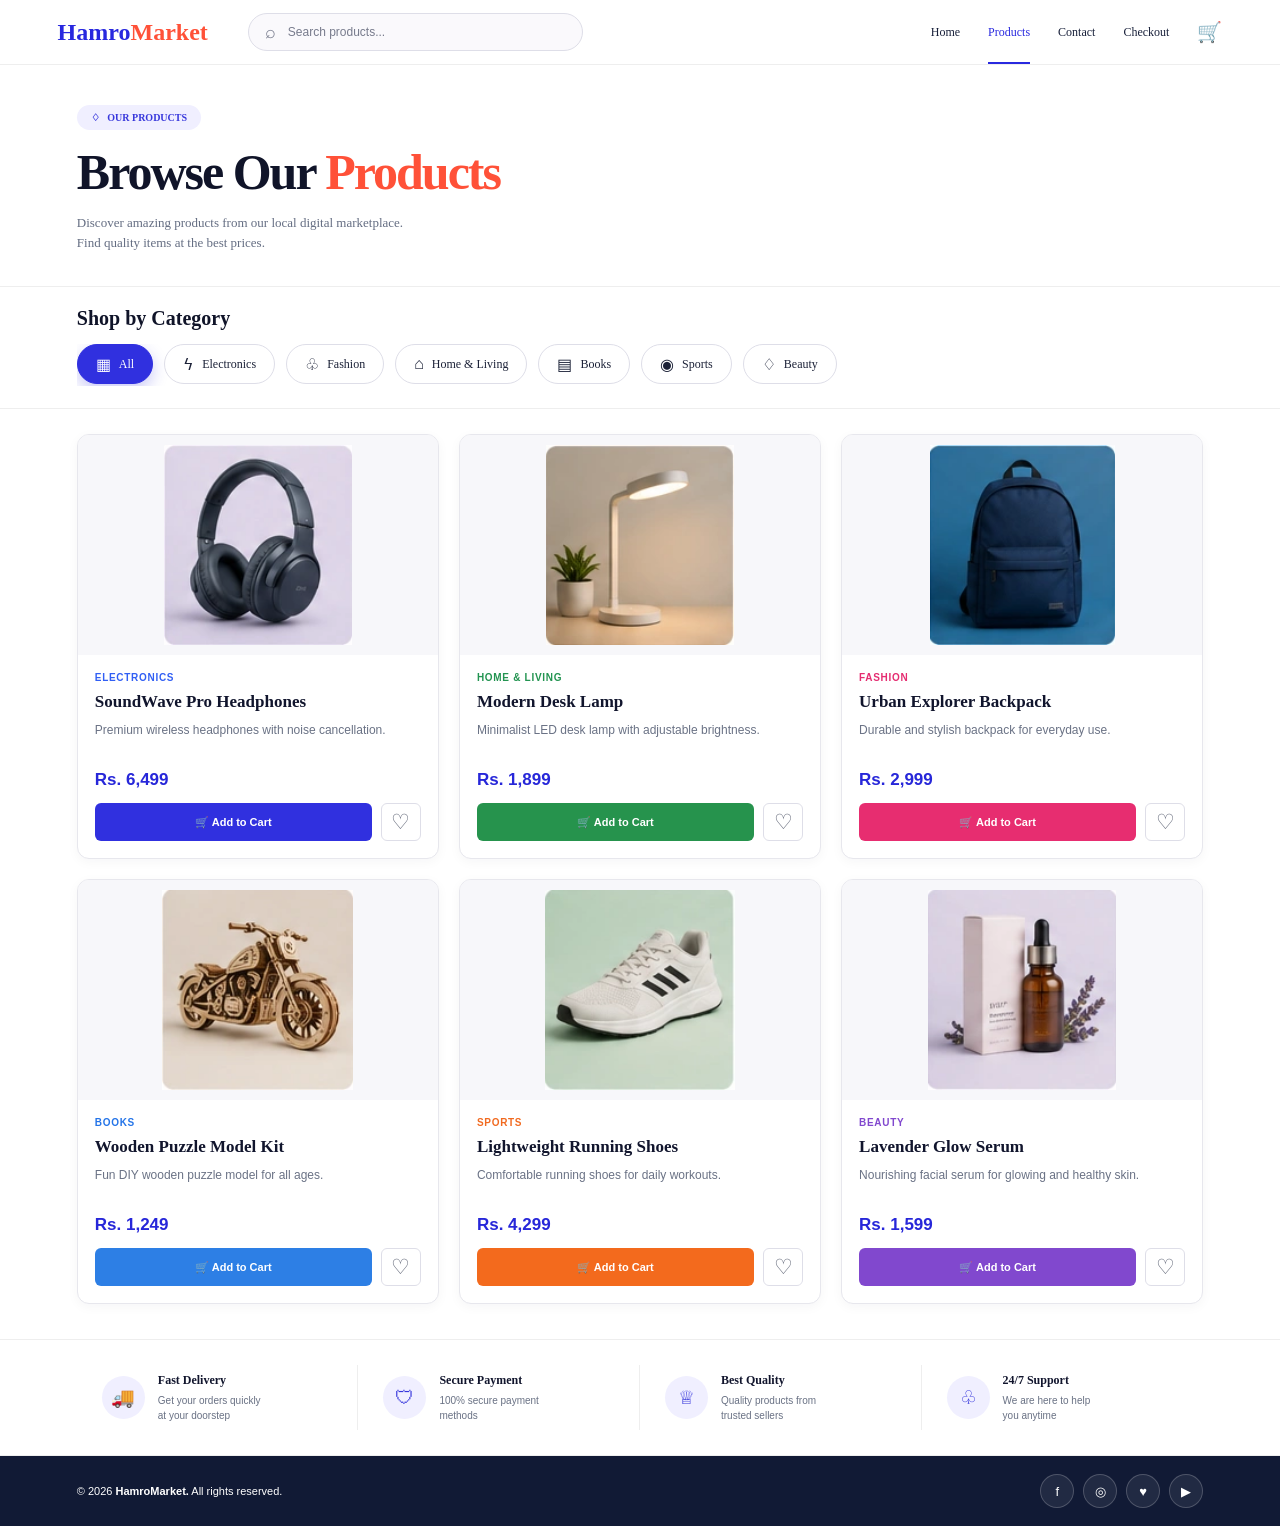
<file: products.html>
<!DOCTYPE html>
<html lang="en">

<head>

    <meta charset="UTF-8">

    <meta name="viewport" content="width=device-width, initial-scale=1.0">

    <title>HamroMarket | Products</title>

    <link rel="stylesheet" href="product.css">

</head>


<body>


    <!-- HEADER -->

    <header class="header">


        <div class="logo">
            Hamro<span>Market</span>
        </div>


        <div class="search-box">

            <span class="search-icon">⌕</span>

            <input
                type="text"
                placeholder="Search products..."
            >

        </div>


        <nav class="nav">

            <a href="index.html">
                Home
            </a>

            <a href="products.html" class="active">
                Products
            </a>

            <a href="contact.html">
                Contact
            </a>

            <a href="checkout.html">
                Checkout
            </a>

                <a href="#" class="cart">🛒</a>


        </nav>


    </header>



    <!-- MAIN -->

    <main>


        <!-- HERO -->

        <section class="hero">


            <div class="hero-tag">
                ♢ &nbsp; OUR PRODUCTS
            </div>


            <h1>
                Browse Our
                <span>Products</span>
            </h1>


            <p>

                Discover amazing products from our local digital marketplace.
                <br>

                Find quality items at the best prices.

            </p>


        </section>



        <!-- CATEGORY -->

        <section class="categories-section">


            <h2>
                Shop by Category
            </h2>


            <div class="categories">


                <button class="category active">

                    <span>▦</span>

                    All

                </button>


                <button class="category">

                    <span>ϟ</span>

                    Electronics

                </button>


                <button class="category">

                    <span>♧</span>

                    Fashion

                </button>


                <button class="category">

                    <span>⌂</span>

                    Home & Living

                </button>


                <button class="category">

                    <span>▤</span>

                    Books

                </button>


                <button class="category">

                    <span>◉</span>

                    Sports

                </button>


                <button class="category">

                    <span>♢</span>

                    Beauty

                </button>


            </div>


        </section>



        <!-- PRODUCTS -->

        <section class="product-grid">


            <!-- PRODUCT 1 -->

            <article class="product-card">


                <img
                    src="images/soundwave-headphones.webp"
                    alt="SoundWave Pro Headphones"
                >


                <div class="product-details">


                    <p class="product-category electronics">
                        ELECTRONICS
                    </p>


                    <h3>
                        SoundWave Pro Headphones
                    </h3>


                    <p class="product-description">
                        Premium wireless headphones with noise cancellation.
                    </p>


                    <strong class="price">
                        Rs. 6,499
                    </strong>


                    <div class="card-buttons">


                        <button class="add-cart blue">
                            🛒 Add to Cart
                        </button>


                        <button class="wishlist">
                            ♡
                        </button>


                    </div>


                </div>


            </article>



            <!-- PRODUCT 2 -->

            <article class="product-card">


                <img
                    src="images/modern-desk-lamp.webp"
                    alt="Modern Desk Lamp"
                >


                <div class="product-details">


                    <p class="product-category home">
                        HOME & LIVING
                    </p>


                    <h3>
                        Modern Desk Lamp
                    </h3>


                    <p class="product-description">
                        Minimalist LED desk lamp with adjustable brightness.
                    </p>


                    <strong class="price">
                        Rs. 1,899
                    </strong>


                    <div class="card-buttons">


                        <button class="add-cart green">
                            🛒 Add to Cart
                        </button>


                        <button class="wishlist">
                            ♡
                        </button>


                    </div>


                </div>


            </article>



            <!-- PRODUCT 3 -->

            <article class="product-card">


                <img
                    src="images/urban-explorer-backpack.webp"
                    alt="Urban Explorer Backpack"
                >


                <div class="product-details">


                    <p class="product-category fashion">
                        FASHION
                    </p>


                    <h3>
                        Urban Explorer Backpack
                    </h3>


                    <p class="product-description">
                        Durable and stylish backpack for everyday use.
                    </p>


                    <strong class="price">
                        Rs. 2,999
                    </strong>


                    <div class="card-buttons">


                        <button class="add-cart pink">
                            🛒 Add to Cart
                        </button>


                        <button class="wishlist">
                            ♡
                        </button>


                    </div>


                </div>


            </article>



            <!-- PRODUCT 4 -->

            <article class="product-card">


                <img
                    src="images/wooden-puzzle-bike.webp"
                    alt="Wooden Puzzle Model Kit"
                >


                <div class="product-details">


                    <p class="product-category books">
                        BOOKS
                    </p>


                    <h3>
                        Wooden Puzzle Model Kit
                    </h3>


                    <p class="product-description">
                        Fun DIY wooden puzzle model for all ages.
                    </p>


                    <strong class="price">
                        Rs. 1,249
                    </strong>


                    <div class="card-buttons">


                        <button class="add-cart light-blue">
                            🛒 Add to Cart
                        </button>


                        <button class="wishlist">
                            ♡
                        </button>


                    </div>


                </div>


            </article>



            <!-- PRODUCT 5 -->

            <article class="product-card">


                <img
                    src="images/running-shoes.webp"
                    alt="Lightweight Running Shoes"
                >


                <div class="product-details">


                    <p class="product-category sports">
                        SPORTS
                    </p>


                    <h3>
                        Lightweight Running Shoes
                    </h3>


                    <p class="product-description">
                        Comfortable running shoes for daily workouts.
                    </p>


                    <strong class="price">
                        Rs. 4,299
                    </strong>


                    <div class="card-buttons">


                        <button class="add-cart orange">
                            🛒 Add to Cart
                        </button>


                        <button class="wishlist">
                            ♡
                        </button>


                    </div>


                </div>


            </article>



            <!-- PRODUCT 6 -->

            <article class="product-card">


                <img
                    src="images/lavender-glow-serum.webp"
                    alt="Lavender Glow Serum"
                >


                <div class="product-details">


                    <p class="product-category beauty">
                        BEAUTY
                    </p>


                    <h3>
                        Lavender Glow Serum
                    </h3>


                    <p class="product-description">
                        Nourishing facial serum for glowing and healthy skin.
                    </p>


                    <strong class="price">
                        Rs. 1,599
                    </strong>


                    <div class="card-buttons">


                        <button class="add-cart purple">
                            🛒 Add to Cart
                        </button>


                        <button class="wishlist">
                            ♡
                        </button>


                    </div>


                </div>


            </article>


        </section>



        <!-- SERVICES -->

        <section class="services">


            <div class="service">


                <div class="service-icon">
                    🚚
                </div>


                <div>

                    <h3>
                        Fast Delivery
                    </h3>

                    <p>
                        Get your orders quickly
                        <br>
                        at your doorstep
                    </p>

                </div>


            </div>



            <div class="service">


                <div class="service-icon">
                    🛡
                </div>


                <div>

                    <h3>
                        Secure Payment
                    </h3>

                    <p>
                        100% secure payment
                        <br>
                        methods
                    </p>

                </div>


            </div>



            <div class="service">


                <div class="service-icon">
                    ♕
                </div>


                <div>

                    <h3>
                        Best Quality
                    </h3>

                    <p>
                        Quality products from
                        <br>
                        trusted sellers
                    </p>

                </div>


            </div>



            <div class="service">


                <div class="service-icon">
                    ♧
                </div>


                <div>

                    <h3>
                        24/7 Support
                    </h3>

                    <p>
                        We are here to help
                        <br>
                        you anytime
                    </p>

                </div>


            </div>


        </section>


    </main>



    <!-- FOOTER -->

    <footer>


        <p>
            © 2026
            <strong>HamroMarket.</strong>
            All rights reserved.
        </p>


        <div class="socials">

            <span>f</span>

            <span>◎</span>

            <span>♥</span>

            <span>▶</span>

        </div>


    </footer>


</body>

</html>
</file>
<file: product.css>
/* ==============================
   RESET
============================== */

* {
    margin: 0;
    padding: 0;
    box-sizing: border-box;
}

html {
    scroll-behavior: smooth;
}

body {
    font-family: Arial, Helvetica, sans-serif;
    color: #11152d;
    background: #ffffff;
}

a {
    text-decoration: none;
    color: inherit;
}

button,
input {
    font-family: Arial, Helvetica, sans-serif;
}

button {
    cursor: pointer;
}


/* ==============================
   HEADER
============================== */

.header {
    width: 100%;
    height: 65px;

    padding: 0 4.5%;

    display: flex;
    align-items: center;

    gap: 40px;

    background: #ffffff;

    border-bottom: 1px solid #eeeeee;
}


/* LOGO */

.logo {
    font-family: Georgia, "Times New Roman", serif;

    font-size: 24px;
    font-weight: bold;

    color: #2828df;

    white-space: nowrap;
}

.logo span {
    color: #ff5138;
}


/* SEARCH BAR */

.search-box {
    width: 335px;
    height: 38px;

    display: flex;
    align-items: center;

    background: #faf9fc;

    border: 1px solid #dedee8;

    border-radius: 22px;
}

.search-icon {
    padding-left: 16px;

    color: #777b8c;

    font-size: 18px;
}

.search-box input {
    width: 100%;
    height: 100%;

    padding: 0 12px;

    border: none;
    outline: none;

    background: transparent;

    color: #333333;

    font-size: 12px;
}

.search-box input::placeholder {
    color: #777b8c;
}


/* NAVIGATION */

.nav {
    margin-left: auto;

    height: 100%;

    display: flex;
    align-items: center;

    gap: 28px;
}

.nav a {
    position: relative;

    height: 100%;

    display: flex;
    align-items: center;

    color: #18203a;

    font-family: Georgia, "Times New Roman", serif;

    font-size: 12px;
}

.nav a:hover {
    color: #2929df;
}

.nav a.active {
    color: #2929df;
}

.nav a.active::after {
    content: "";

    position: absolute;

    left: 0;
    right: 0;
    bottom: 0;

    height: 2px;

    background: #2929df;
}


/* CART */

.cart {
    position: relative;

    font-size: 20px !important;
}

.cart span {
    position: absolute;

    top: 10px;
    right: -10px;

    width: 17px;
    height: 17px;

    display: flex;
    align-items: center;
    justify-content: center;

    border-radius: 50%;

    background: #ff5138;

    color: white;

    font-family: Arial, Helvetica, sans-serif;

    font-size: 9px;
    font-weight: bold;
}


/* ==============================
   HERO
============================== */

.hero {
    padding: 40px 6% 32px;

    border-bottom: 1px solid #eeeeee;
}

.hero-tag {
    width: fit-content;

    margin-bottom: 16px;

    padding: 7px 14px;

    border-radius: 20px;

    background: #f0efff;

    color: #3737dc;

    font-family: Georgia, "Times New Roman", serif;

    font-size: 10px;
    font-weight: bold;
}

.hero h1 {
    margin-bottom: 14px;

    font-family: Georgia, "Times New Roman", serif;

    font-size: 50px;

    line-height: 1.05;

    letter-spacing: -2px;

    color: #101429;
}

.hero h1 span {
    color: #ff5138;
}

.hero p {
    color: #646d82;

    font-family: Georgia, "Times New Roman", serif;

    font-size: 13px;

    line-height: 1.6;
}


/* ==============================
   CATEGORY SECTION
============================== */

.categories-section {
    padding: 20px 6% 22px;

    border-bottom: 1px solid #eeeeee;
}

.categories-section h2 {
    margin-bottom: 14px;

    font-family: Georgia, "Times New Roman", serif;

    font-size: 20px;

    color: #101429;
}

.categories {
    display: flex;

    align-items: center;

    gap: 11px;

    overflow-x: auto;

    padding-bottom: 2px;
}


/* CATEGORY BUTTON */

.category {
    flex-shrink: 0;

    height: 40px;

    padding: 0 18px;

    display: flex;
    align-items: center;

    gap: 8px;

    border: 1px solid #dedee8;

    border-radius: 25px;

    background: white;

    color: #1b2137;

    font-family: Georgia, "Times New Roman", serif;

    font-size: 12px;
}

.category span {
    font-size: 16px;
}

.category:hover {
    border-color: #3030df;

    color: #3030df;
}

.category.active {
    background: #3030df;

    border-color: #3030df;

    color: white;

    box-shadow:
        0 6px 15px rgba(48, 48, 223, 0.25);
}


/* ==============================
   PRODUCT GRID
============================== */

.product-grid {
    padding: 25px 6% 35px;

    display: grid;

    grid-template-columns: repeat(3, 1fr);

    gap: 20px;
}


/* ==============================
   PRODUCT CARD
============================== */

.product-card {
    min-width: 0;

    overflow: hidden;

    border: 1px solid #e7e7ed;

    border-radius: 12px;

    background: #ffffff;

    box-shadow:
        0 3px 12px rgba(20, 25, 50, 0.04);

    transition: 0.2s ease;
}

.product-card:hover {
    transform: translateY(-4px);

    box-shadow:
        0 10px 25px rgba(20, 25, 50, 0.10);
}


/* PRODUCT IMAGE */

.product-card > img {
    display: block;

    width: 100%;

    height: 220px;

    object-fit: contain;

    padding: 10px;

    background: #f7f7fa;
}


/* PRODUCT INFORMATION */

.product-details {
    padding: 17px;
}

.product-category {
    margin-bottom: 8px;

    font-size: 10px;

    font-weight: bold;

    letter-spacing: 0.7px;
}


/* CATEGORY COLORS */

.electronics {
    color: #315ff4;
}

.home {
    color: #239451;
}

.fashion {
    color: #e52d71;
}

.books {
    color: #2474e8;
}

.sports {
    color: #f16a20;
}

.beauty {
    color: #8148ce;
}


/* PRODUCT TITLE */

.product-details h3 {
    margin-bottom: 8px;

    color: #11152d;

    font-family: Georgia, "Times New Roman", serif;

    font-size: 17px;

    line-height: 1.3;
}


/* DESCRIPTION */

.product-description {
    min-height: 35px;

    margin-bottom: 14px;

    color: #6a7285;

    font-size: 12px;

    line-height: 1.5;
}


/* PRICE */

.price {
    display: block;

    margin-bottom: 13px;

    color: #2727d9;

    font-size: 17px;
}


/* ==============================
   CARD BUTTONS
============================== */

.card-buttons {
    display: flex;

    align-items: center;

    gap: 9px;
}

.add-cart {
    flex: 1;

    height: 38px;

    border: none;

    border-radius: 6px;

    color: #ffffff;

    font-size: 11px;

    font-weight: bold;

    transition: 0.2s ease;
}

.add-cart:hover {
    opacity: 0.85;

    transform: translateY(-1px);
}


/* BUTTON COLORS */

.blue {
    background: #3030df;
}

.green {
    background: #26934d;
}

.pink {
    background: #e72d70;
}

.light-blue {
    background: #2d7fe5;
}

.orange {
    background: #f36a1d;
}

.purple {
    background: #8148ce;
}


/* WISHLIST */

.wishlist {
    width: 40px;

    height: 38px;

    flex-shrink: 0;

    border: 1px solid #dedee8;

    border-radius: 6px;

    background: white;

    color: #5e6475;

    font-size: 21px;
}

.wishlist:hover {
    border-color: #3030df;

    color: #3030df;
}


/* ==============================
   SERVICES
============================== */

.services {
    padding: 25px 6%;

    display: grid;

    grid-template-columns: repeat(4, 1fr);

    border-top: 1px solid #eeeeee;

    border-bottom: 1px solid #eeeeee;

    background: #ffffff;
}

.service {
    min-height: 65px;

    padding: 0 25px;

    display: flex;

    align-items: center;

    gap: 13px;

    border-right: 1px solid #eeeeee;
}

.service:last-child {
    border-right: none;
}


/* SERVICE ICON */

.service-icon {
    width: 43px;
    height: 43px;

    flex-shrink: 0;

    display: flex;
    align-items: center;
    justify-content: center;

    border-radius: 50%;

    background: #f0efff;

    color: #3737dc;

    font-size: 19px;
}


/* SERVICE TEXT */

.service h3 {
    margin-bottom: 5px;

    color: #11152d;

    font-family: Georgia, "Times New Roman", serif;

    font-size: 12px;
}

.service p {
    color: #697184;

    font-size: 10px;

    line-height: 1.5;
}


/* ==============================
   FOOTER
============================== */

footer {
    min-height: 70px;

    padding: 0 6%;

    display: flex;
    align-items: center;
    justify-content: space-between;

    background: #111a35;

    color: white;

    font-size: 11px;
}

footer strong {
    color: white;
}


/* SOCIAL ICONS */

.socials {
    display: flex;

    gap: 9px;
}

.socials span {
    width: 34px;
    height: 34px;

    display: flex;
    align-items: center;
    justify-content: center;

    border: 1px solid rgba(255, 255, 255, 0.2);

    border-radius: 50%;

    background: rgba(255, 255, 255, 0.07);

    font-size: 13px;
}


/* ==============================
   LARGE SCREEN
============================== */

@media (max-width: 1200px) {

    .header {
        gap: 25px;
    }

    .search-box {
        width: 280px;
    }

    .nav {
        gap: 20px;
    }

    .product-grid {
        grid-template-columns: repeat(2, 1fr);
    }

    .services {
        grid-template-columns: repeat(2, 1fr);
    }

    .service:nth-child(2) {
        border-right: none;
    }

    .service:nth-child(1),
    .service:nth-child(2) {
        border-bottom: 1px solid #eeeeee;
        padding-bottom: 18px;
    }

    .service:nth-child(3),
    .service:nth-child(4) {
        padding-top: 18px;
    }
}


/* ==============================
   TABLET
============================== */

@media (max-width: 800px) {

    .header {
        height: auto;

        padding: 16px 5%;

        flex-wrap: wrap;

        gap: 15px;
    }

    .logo {
        font-size: 22px;
    }

    .search-box {
        order: 3;

        width: 100%;
    }

    .nav {
        margin-left: auto;

        height: 35px;

        gap: 15px;
    }

    .nav a {
        height: 35px;

        font-size: 11px;
    }

    .hero {
        padding: 35px 5% 28px;
    }

    .hero h1 {
        font-size: 42px;
    }

    .categories-section {
        padding-left: 5%;
        padding-right: 5%;
    }

    .product-grid {
        padding-left: 5%;
        padding-right: 5%;

        grid-template-columns: 1fr;
    }

    .product-card {
        display: grid;

        grid-template-columns: 200px 1fr;
    }

    .product-card > img {
        width: 200px;

        height: 200px;
    }

    .services {
        padding-left: 5%;
        padding-right: 5%;
    }
}


/* ==============================
   MOBILE
============================== */

@media (max-width: 550px) {

    .header {
        padding: 14px 5%;
    }

    .nav {
        gap: 10px;
    }

    .nav a {
        font-size: 10px;
    }

    .cart {
        font-size: 18px !important;
    }

    .hero h1 {
        font-size: 36px;
    }

    .hero p {
        font-size: 12px;
    }

    .product-card {
        display: block;
    }

    .product-card > img {
        width: 100%;

        height: 230px;
    }

    .services {
        grid-template-columns: 1fr;
    }

    .service {
        padding: 15px 0;

        border-right: none !important;

        border-bottom: 1px solid #eeeeee;
    }

    .service:last-child {
        border-bottom: none;
    }

    footer {
        padding: 20px 5%;

        flex-direction: column;

        gap: 15px;

        text-align: center;
    }
}
</file>
